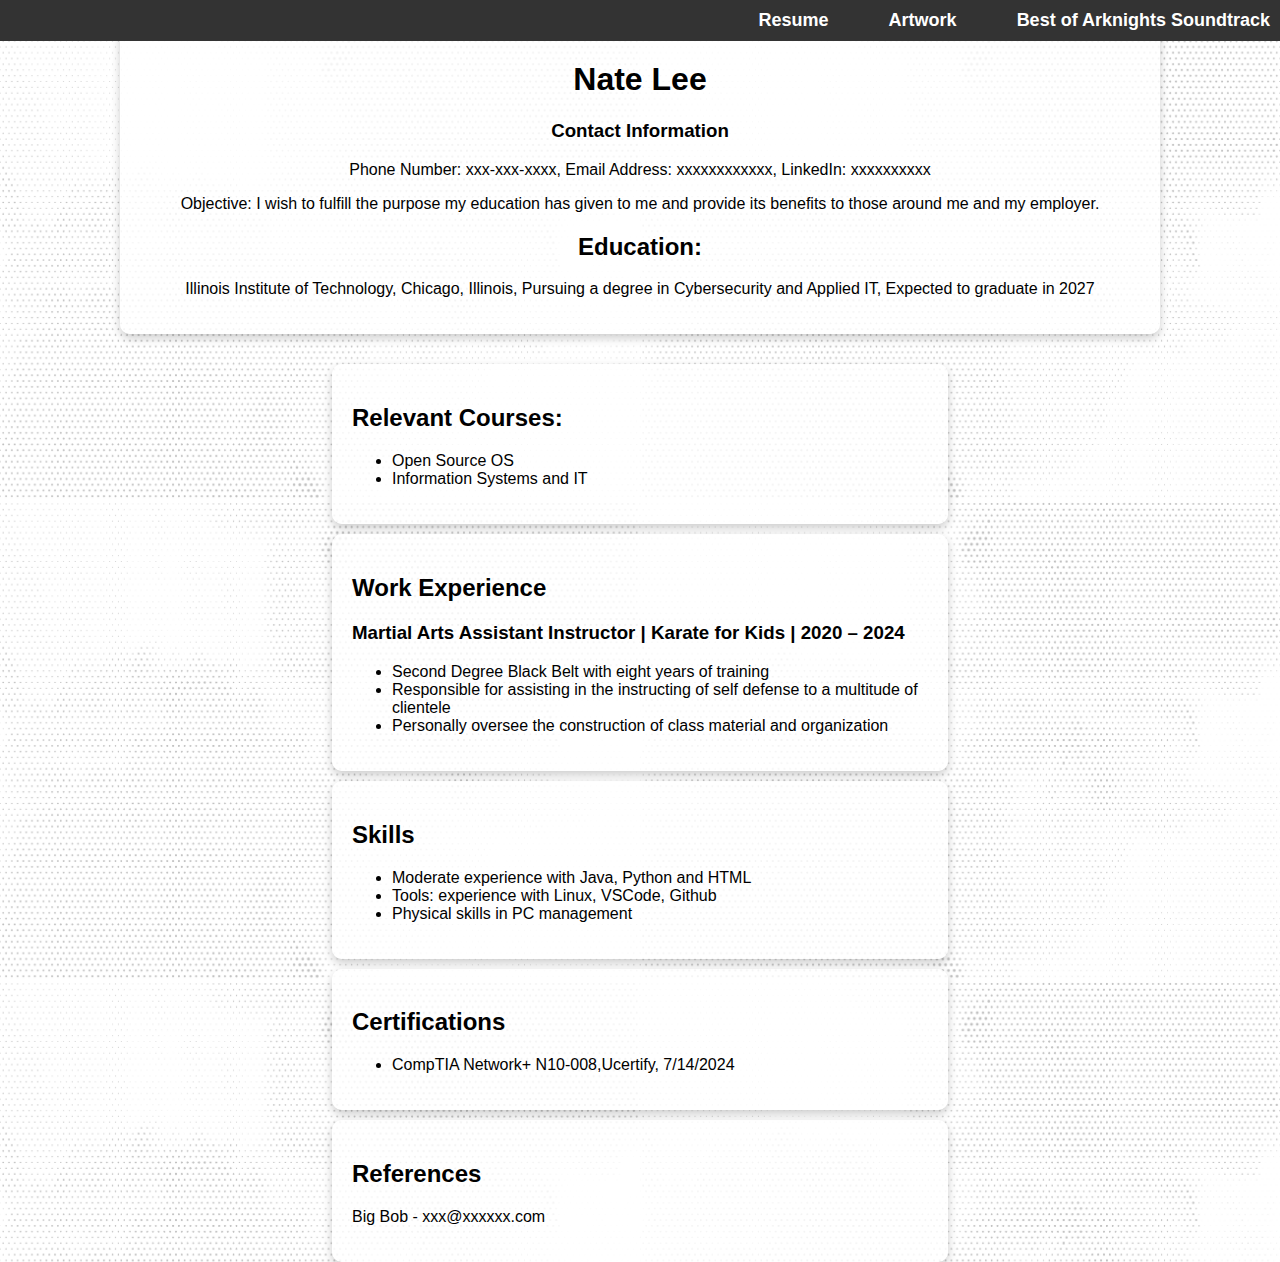
<file: index.html>
<!DOCTYPE html>
<html lang="en">
<head>
  <meta charset="utf-8">
  <link rel="icon" type="images/png" sizes="32x32" href="images/moron.png">
  <title>Resume</title>
  <link rel="stylesheet" href="css/resumestyle.css">
</head>
<body class="resume-page">

<header>
  <nav id="linklist">
    <ul>
    <li><a href="index.html">Resume</a></li>
    <li><a href="artwork.html">Artwork</a></li>
    <li><a href="aksoundtrack.html">Best of Arknights Soundtrack </a></li>
   </ul>
  </nav>
</header>

<section>
<div id="info-block">
  <h1>Nate Lee</h1>
  <h3>Contact Information</h3>
  <p>Phone Number: xxx-xxx-xxxx, Email Address: xxxxxxxxxxxx, LinkedIn: xxxxxxxxxx</p>
  <p>Objective: I wish to fulfill the purpose my education has given to me and provide its benefits to those around me and my employer.</p>
  <h2>Education:</h2>
  <p>Illinois Institute of Technology, Chicago, Illinois, Pursuing a degree in Cybersecurity and Applied IT, Expected to graduate in 2027</p>
</div>
</section>

<section>  
<div class="container">
    <div id="coursework">
      <h2>Relevant Courses:</h2>
	  <ul>
	    <li>Open Source OS</li>
	    <li>Information Systems and IT</li>
  	</ul>
	
    </div>
    <div id="work_experience">
      <h2>Work Experience</h2>
	  <h3>Martial Arts Assistant Instructor  | Karate for Kids | 2020 – 2024</h3>
	  <ul>
	    <li>Second Degree Black Belt with eight years of training</li>
  	  <li>Responsible for assisting in the instructing of self defense to a multitude of clientele</li>
	    <li>Personally oversee the construction of class material and organization</li>
	  </ul>
    </div>
	
    <div id="skills">
      <h2>Skills</h2>
  	<ul>
  	  <li>Moderate experience with Java, Python and HTML</li>
  	  <li>Tools: experience with Linux, VSCode, Github</li>
  	  <li>Physical skills in PC management</li>
  	</ul>	
    </div>
	
    <div id="Certs">
      <h2>Certifications</h2>
	  <ul>
	    <li>CompTIA Network+ N10-008,Ucertify, 7/14/2024</li>
	  </ul>
    </div>
    <div id="references">
      <h2>References</h2>
  	<p>Big Bob - xxx@xxxxxx.com</p>
    </div>
	
</div>
</section>

</body>
</html>
</file>
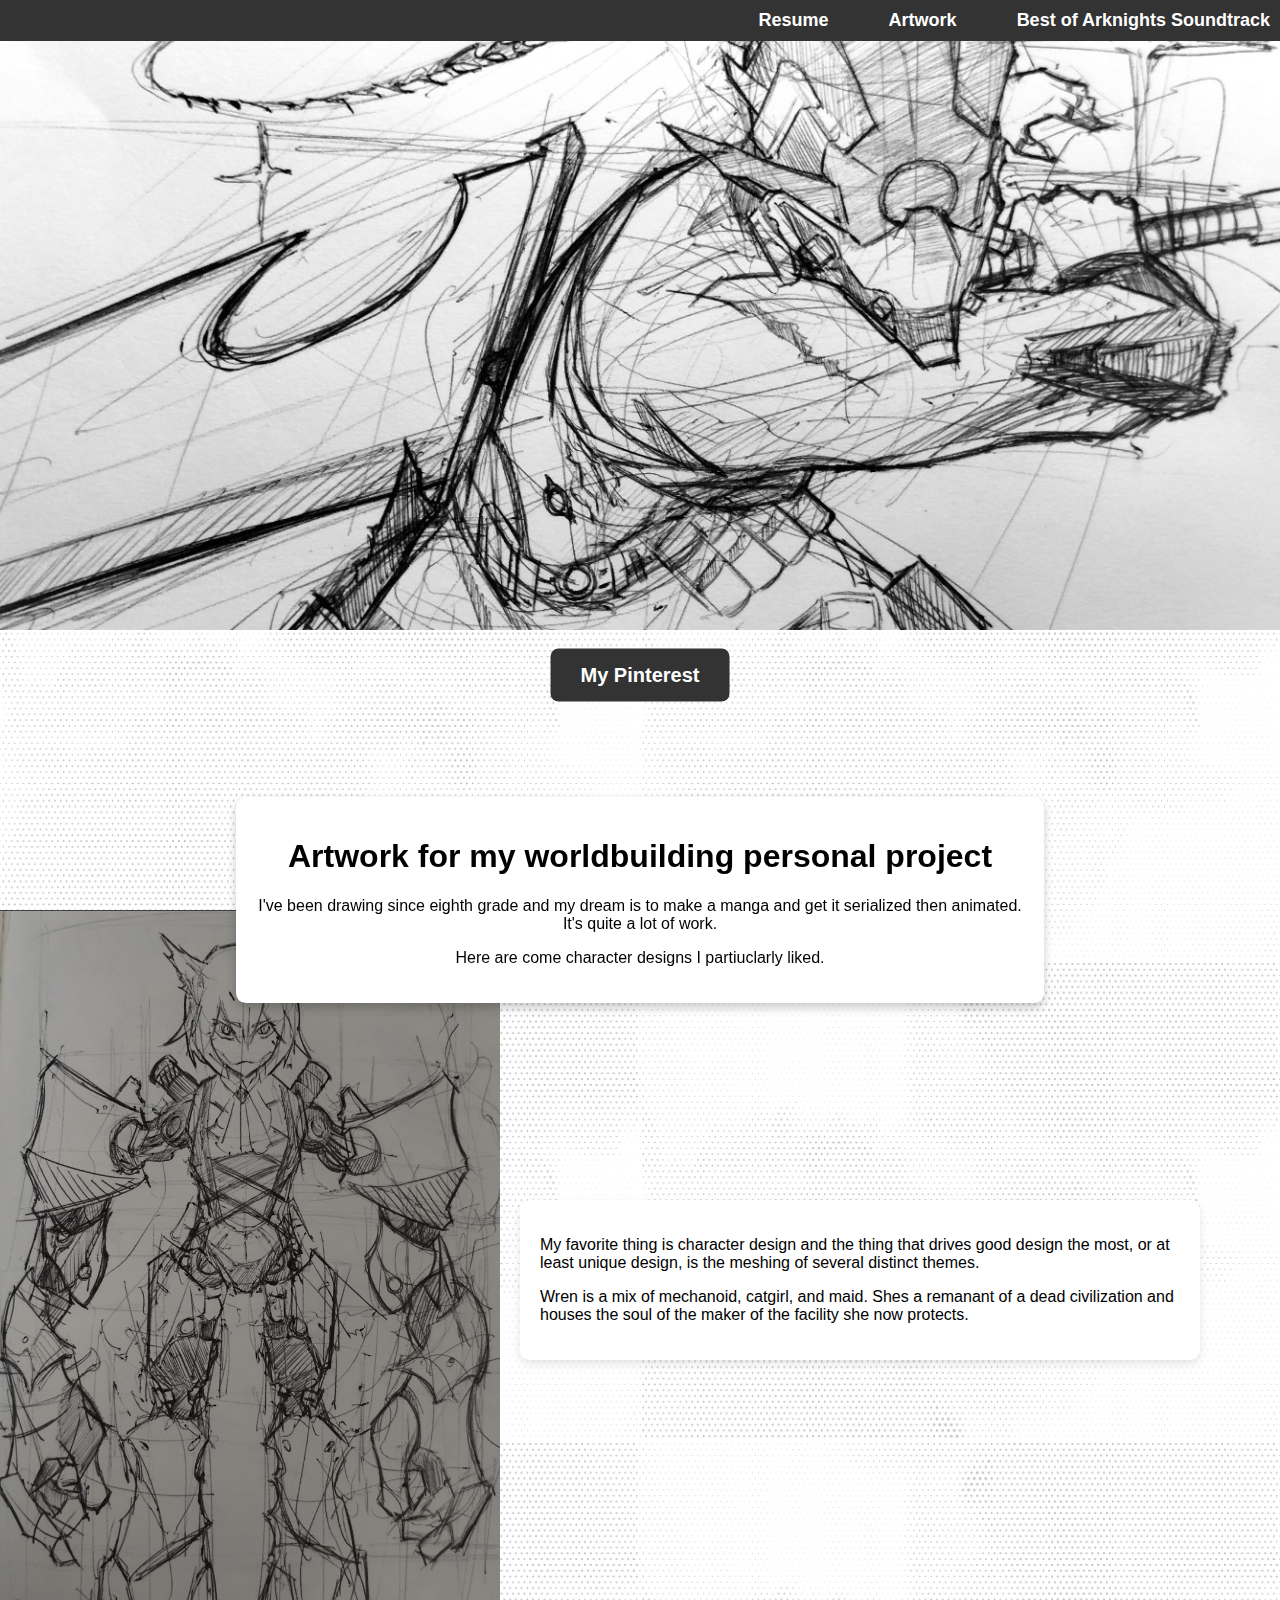
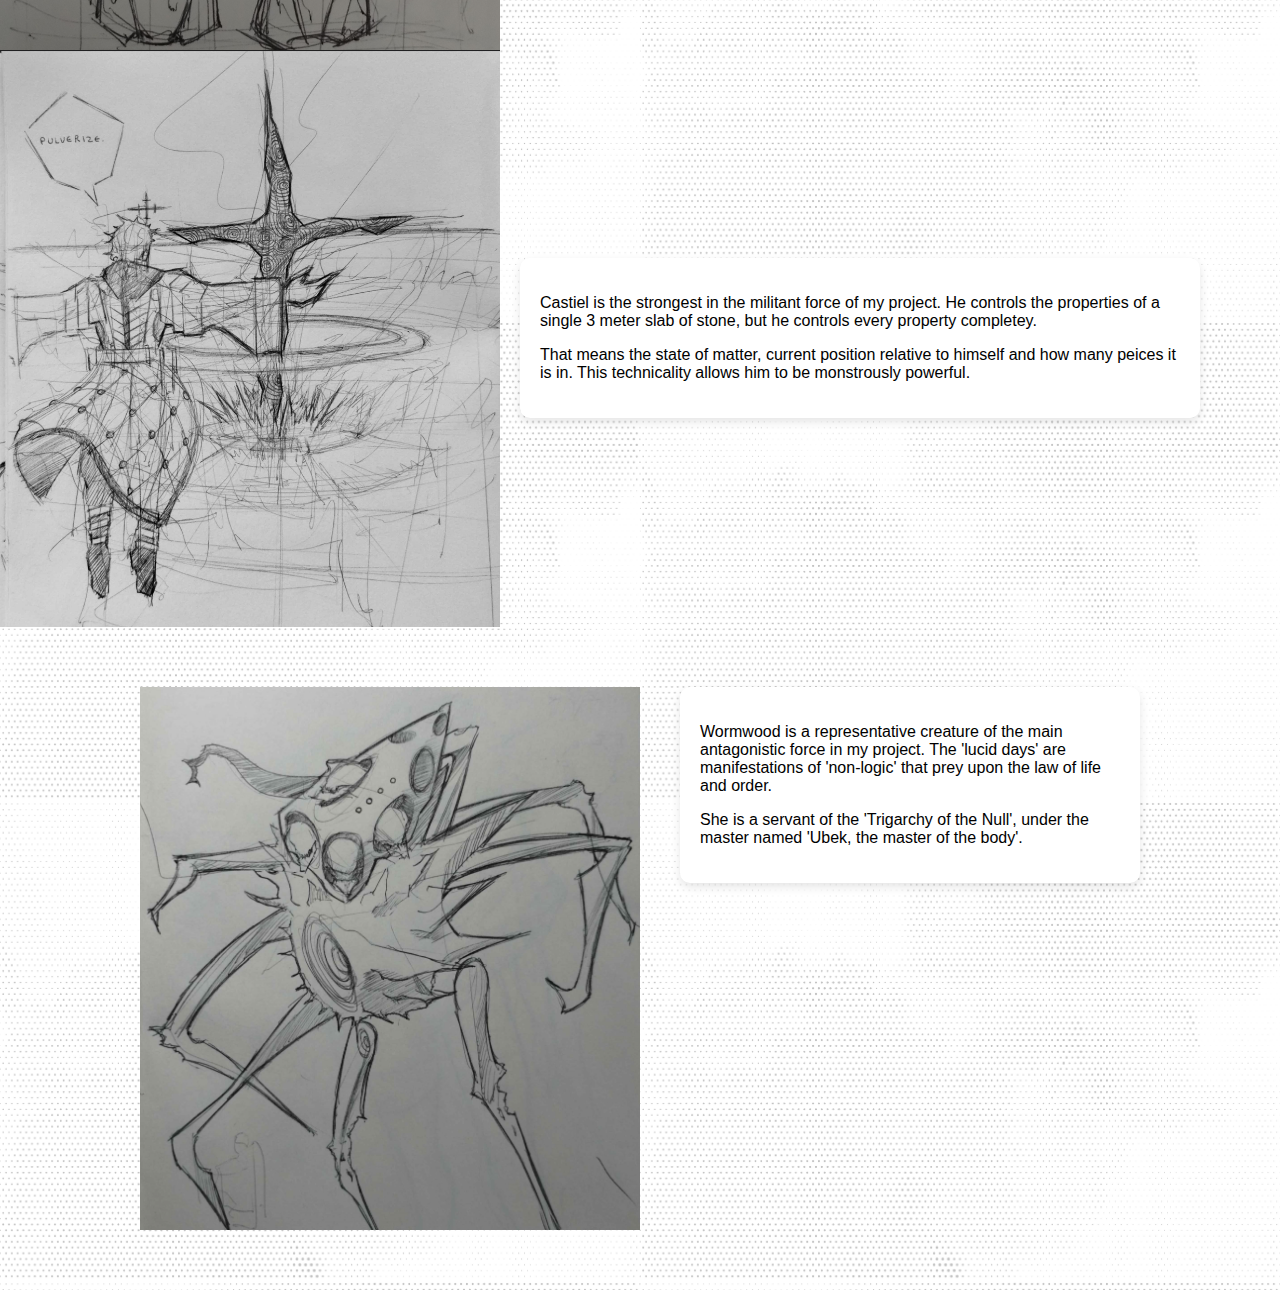
<file: artwork.html>
<!DOCTYPE html>
<!-- alter colors to STULTIFERA NAVIS-->
<html lang="en">
<head>
  <meta charset="utf-8">
  <title>Artwork</title>
  <link rel="stylesheet" href="css/resumestyle.css">
</head>

<body class="art-page">

<header>
  <div id="linklist">
  <ul>
    <li><a href="index.html">Resume</a></li>
    <li><a href="artwork.html">Artwork</a></li>
    <li><a href="aksoundtrack.html">Best of Arknights Soundtrack </a></li>
  </ul>
  </div>

  <div id="header_image">
    <img src="images/headerimage.jpg" alt="swordsman">
  </div>
</header>
  
  <div class="center-button">
    <a href="https://pin.it/1VKIqj5As" class="button">My Pinterest</a>
  </div>

  <div id="topper">
  <h1>Artwork for my worldbuilding personal project</h1>
  <p>I've been drawing since eighth grade and my dream is to make a manga and get it serialized then animated. It's quite a lot of work. </p>
  <p>Here are come character designs I partiuclarly liked.</p>
  </div>
  
<section>  
  <div class="content-container">
  <div id="wren">
	<a id="wrenimage" href="artwork.html">
	  <img src="images/wren.png" alt="mechanoid catgirl with large limbs">
	</a>
	<div class="text-box">
	<p>My favorite thing is character design and the thing that drives good design the most, or at least unique design, is the meshing of several distinct themes.</p>																																																								 																																																									 
    <p>Wren is a mix of mechanoid, catgirl, and maid. Shes a remanant of a dead civilization and houses the soul of the maker of the facility she now protects.</p>
    </div>
  </div>
  </div>
</section>  

<section>  
  <div class="content-container">
  <div id="castiel">
	<a id="castielimage" href="artwork.html">
	  <img src="images/castiel.png" alt="man in a quilt pattern jacket unleashes destruction on landscape with massive cross">
	</a>
	<div class="text-box">
	<p>Castiel is the strongest in the militant force of my project. He controls the properties of a single 3 meter slab of stone, but he controls every property completey.</p>
	<p>That means the state of matter, current position relative to himself and how many peices it is in. This technicality allows him to be monstrously powerful. </p>
  </div>
  </div>
  </div>
</section>  

<section>  
  <div class="content-container">
  <div id="wormwood">
	<a id="wormwoodimage" href="artwork.html">
	  <img src="images/wormwood.png" alt="a strange floating creature with multiple heads and spindly appendages">
	</a>
	<div class="text-box">
	<p>Wormwood is a representative creature of the main antagonistic force in my project. The 'lucid days' are manifestations of 'non-logic' that prey upon the law of life and order. </p>
	<p>She is a servant of the 'Trigarchy of the Null', under the master named 'Ubek, the master of the body'.  </p>
  </div>
  </div>
  </div>
</section>  
 
</body>
</html>
</file>
<file: css/resumestyle.css>
body.resume-page, html {
    margin: 0;
    padding: 0;
}

body.resume-page {
    margin: 0;
    padding: 0;
    background-image: url('../images/wallpaperdotsEX.jpg');
    background-size: 50%; 
    background-position: top left; 
    background-repeat: repeat; 
}


body.resume-page #linklist {
    display: flex;
    justify-content: flex-end; 
    background-color: #333; 
    padding: 10px 20px;
    width: 100%; 
    position: fixed; 
    top: 0;
    left: 0;
}


body.resume-page #linklist ul {
    list-style-type: none;
    margin: 0;
    padding: 0;
    display: flex;
}

body.resume-page #linklist li {
    margin: 0 15px;
}

body.resume-page #linklist a {
    text-decoration: none;
    color: white;
    font-size: 18px;
    font-weight: bold;
    padding: 10px 15px;
    transition: 0.3s;
}


body.resume-page #linklist a:hover {
    background-color: #555;
    border-radius: 5px;
}

body.resume-page .container {
    display: flex;
    flex-direction: column; 
    align-items: center; 
}

body.resume-page #info-block {
    width: 1000px;
    background-color: rgba(255, 255, 255, 0.8);
    padding: 20px;
    margin: 20px auto; 
    text-align: center;
    border-radius: 10px;
    box-shadow: 0px 4px 10px rgba(0, 0, 0, 0.2);
}

body.resume-page #coursework {
    width: 45%; 
    background-color: rgba(255, 255, 255, 0.8);
    padding: 20px;
    margin: 10px auto 0; 
    border-radius: 10px;
    box-shadow: 0px 4px 10px rgba(0, 0, 0, 0.2);
    text-align: left;
}

body.resume-page #work_experience {
    width: 45%; 
    background-color: rgba(255, 255, 255, 0.8);
    padding: 20px;
    margin: 10px auto 0;
    border-radius: 10px;
    box-shadow: 0px 4px 10px rgba(0, 0, 0, 0.2);
    text-align: left;
}

body.resume-page #skills {
    width: 45%;
    background-color: rgba(255, 255, 255, 0.8);
    padding: 20px;
    margin: 10px auto 0; 
    border-radius: 10px;
    box-shadow: 0px 4px 10px rgba(0, 0, 0, 0.2);
    text-align: left;
}

body.resume-page #Certs {
    width: 45%; 
    background-color: rgba(255, 255, 255, 0.8);
    padding: 20px;
    margin: 10px auto 0; 
    border-radius: 10px;
    box-shadow: 0px 4px 10px rgba(0, 0, 0, 0.2);
    text-align: left;
}

body.resume-page #references {
    width: 45%; 
    background-color: rgba(255, 255, 255, 0.8);
    padding: 20px;
    margin: 10px auto 0; 
    border-radius: 10px;
    box-shadow: 0px 4px 10px rgba(0, 0, 0, 0.2);
    text-align: left;
}

body.music-page, html {
    margin: 0;
    padding: 0;
    background-image: url('../images/wallpaperdotsEX.jpg'); 
    background-size: 50%; 
    background-position: top left; 
    background-repeat: repeat; 
    color: black; 
    font-family: Arial, sans-serif;
    padding-top: 60px; 
}


body.music-page #linklist {
    display: flex;
    align-items: center;
    justify-content: flex-end;
    background-color: rgba(0, 0, 0, 0.8);
    padding: 10px 0;
    width: 100%; 
    position: fixed; 
    top: 0; 
    left: 0;
    z-index: 1000; 
}

body.music-page #linklist ul {
    margin: 0;
    padding: 0;
    list-style: none;
    display: flex;
}

body.music-page #linklist li {
    margin: 0 15px;
    list-style: none;
}

body.music-page #linklist a {
    text-decoration: none;
    color: white !important; 
    font-weight: bold;
    font-size: 16px;
    padding: 10px 15px;
    transition: color 0.3s;
}

body.music-page #linklist a:hover {
    color: lightgray; 
}


body.music-page h1 {
    text-align: center;
    font-size: 2em;
    margin-top: 70px; 
    text-transform: uppercase;
}

body.music-page h2 {
    font-size: 20px;
    text-align: center;
    margin-top: 20px;
}

body.music-page p {
    max-width: 800px;
    margin: 10px auto;
    line-height: 1.6;
    text-align: center;
    color: black;
}


body.music-page .content-container {
    display: flex;
    flex-direction: column;
    align-items: center;
    padding: 20px;
}


body.music-page #wren {
    display: flex;
    align-items: center; 
    justify-content: center;
    flex-wrap: wrap;
    margin: 20px auto;
    padding: 15px;
    background: rgba(255, 255, 255, 0.8); 
    border-radius: 10px;
    max-width: 900px;
    box-shadow: 3px 3px 10px rgba(0,0,0,0.2);
}

body.music-page #wrenimage img{
    width: 100%;
    max-width: 500px;
    border-radius: 10px;
    transition: transform 0.3s;
}

body.music-page #wrenimage:hover{
    transform: scale(1.05);
    transition: transform 0.3s ease-in-out;
}


body.music-page @media (max-width: 768px) {
    #linklist {
        flex-direction: column;
        text-align: center;
    }
    
body.music-page #linklist li {
        margin: 5px 0;
    }

body.music-page .content-container {
        flex-direction: column;
        align-items: center;
    }
  
body.art-page #wren, {
        flex-direction: column;
        max-width: 90%;
        text-align: center;
    }

body.art-page img {
        max-width: 100%;
        height: auto;
    }
}


body.art-page, html  {
	padding-top: 60px;
    margin: 0;
    padding: 0;
    background-image: url('../images/wallpaperdotsEX.jpg');
    background-size: 50%; 
    background-position: top left; 
    background-repeat: repeat; 
}


body.art-page #linklist {
    display: flex;
    justify-content: flex-end;
    background-color: #333; 
    padding: 10px 20px;
    width: 100%; 
    position: fixed; 
    top: 0;
    left: 0;
}


body.art-page #linklist ul {
    list-style-type: none;
    margin: 0;
    padding: 0;
    display: flex;
}


body.art-page #linklist li {
    margin: 0 15px; 
}

body.art-page #linklist a {
    text-decoration: none;
    color: white;
    font-size: 18px;
    font-weight: bold;
    padding: 10px 15px;
    transition: 0.3s;
}


body.art-page #linklist a:hover {
    background-color: #555;
    border-radius: 5px;
}


body.art-page #header_image {
    width: 100%; 
    height: 80vh; 
    object-fit: cover;
    display: block;
}

body.art-page img {
    max-width: 100%;
    height: auto;
}

body.art-page .center-button {
    position: absolute;
    top: 75%;
    left: 50%;
    transform: translate(-50%, -50%);
    text-align: center;
}

body.art-page .center-button a {
    display: inline-block;
    padding: 15px 30px;
    font-size: 20px;
    font-weight: bold;
    color: white;
    background-color: #333;
    text-decoration: none;
    border-radius: 8px;
    transition: background-color 0.3s ease;
}

body.art-page .center-button a:hover {
    background-color: #555;
}

body.art-page #topper {
    position: absolute; 
    top: 100%; 
    left: 50%; 
    transform: translate(-50%, -50%); 
    width: 60%; 
    background-color: white;
    padding: 20px;
    box-shadow: 0px 4px 10px rgba(0, 0, 0, 0.2); 
    border-radius: 10px;
    text-align: center;
}




body.art-page #wren {
    margin-top: 190px; 
}

body.art-page .content-container {
    display: flex; 
    align-items: center; 
    justify-content: flex-start; 
    gap: 20px; 
    max-width: 100%; 
}

body.art-page #wren {
    display: flex; 
    align-items: center; 
}

body.art-page #wrenimage img {
    max-width: 500px; 
    height: auto;
    display: block; 
}

body.art-page .text-box {
    max-width: 50%; 
    background: white; 
    padding: 20px;
    margin-left: 20px; 
    border-radius: 10px; 
    box-shadow: 0px 4px 10px rgba(0, 0, 0, 0.1); 
}

body.art-page #castiel {
    display: flex; 
    align-items: center; 
}

body.art-page #castielimage img {
    max-width: 500px; 
    height: auto; 
    display: block; 
}
	
body.art-page #wormwood {
    display: flex;
    flex-direction: row; 
    align-items: flex-start;
    justify-content: flex-start;
    margin: 40px auto;
    max-width: 1000px; 
    padding: 20px;
}

body.art-page #wormwoodimage img {
    max-width: 500px;
    height: auto;
    display: block;
    margin-right: 20px; 
}

body.art-page #wormwood .text-box {
    max-width: 50%;
    background: white;
    padding: 20px;
    border-radius: 10px;
    box-shadow: 0px 4px 10px rgba(0, 0, 0, 0.1);
}
</file>
